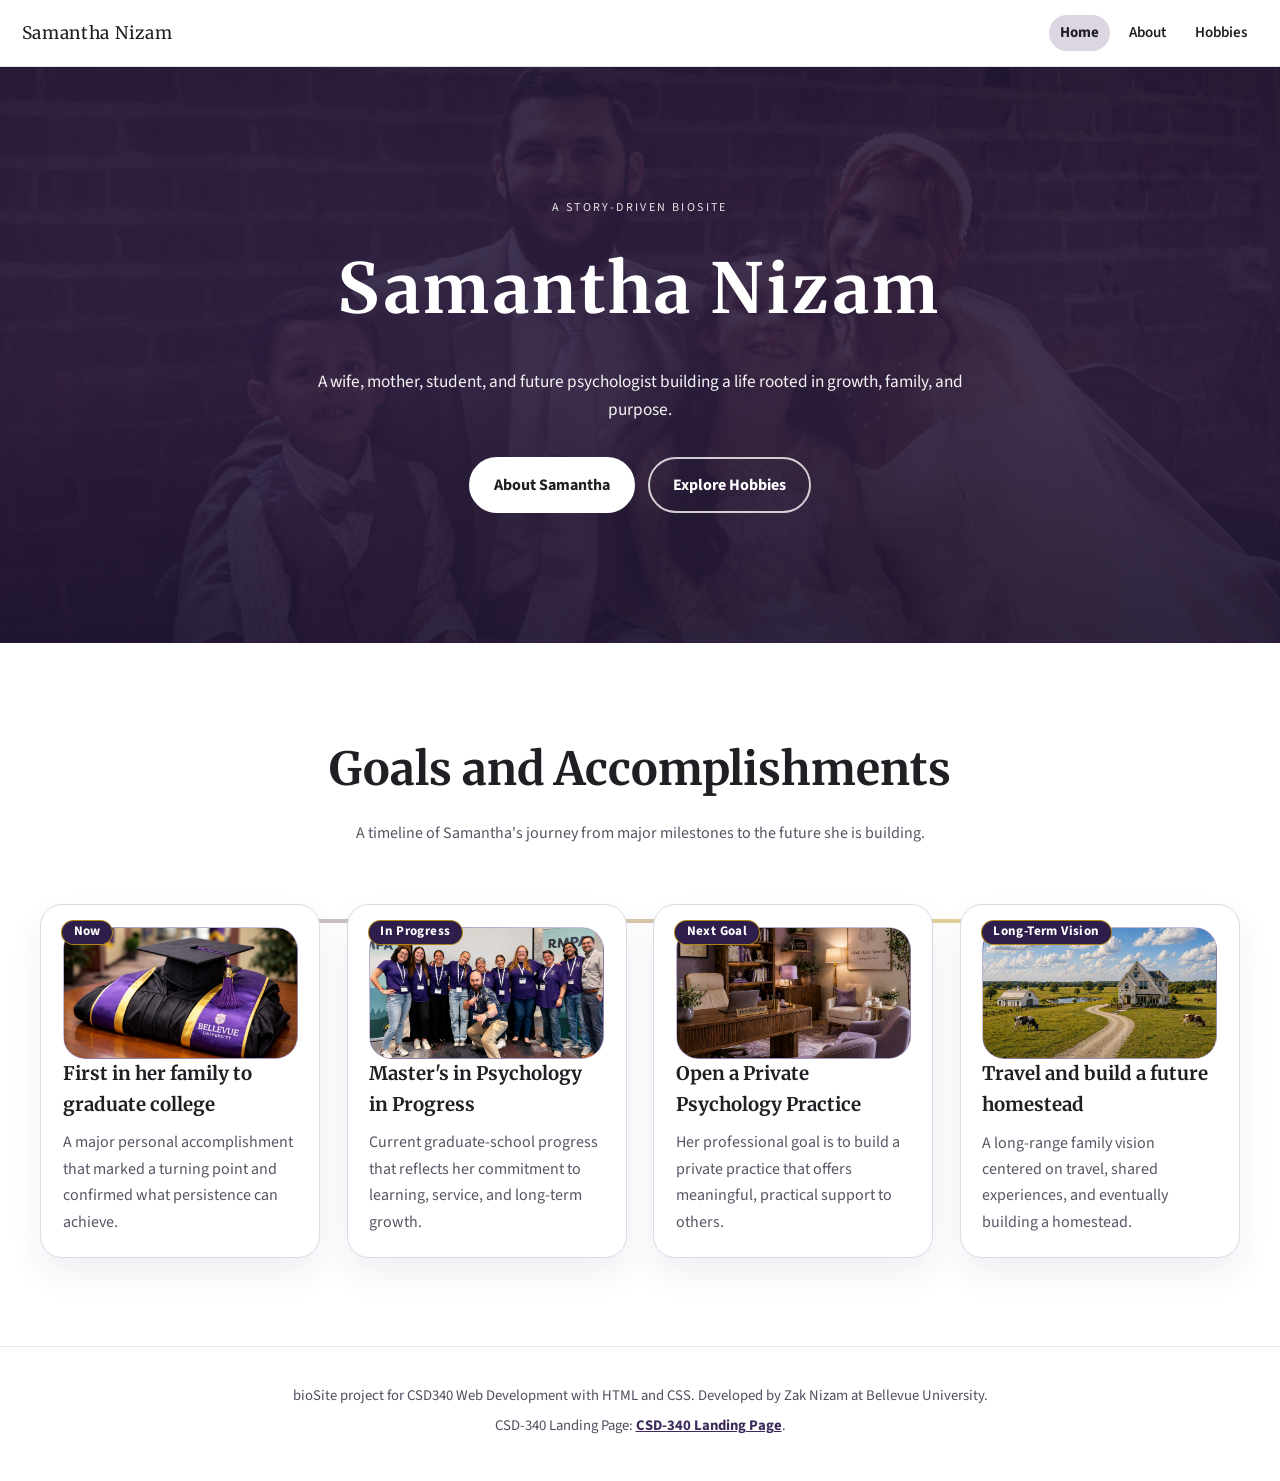
<file: index.html>
<!DOCTYPE html>
<html lang="en">
<head>
  <meta charset="UTF-8" />
  <meta name="viewport" content="width=device-width, initial-scale=1.0" />
  <title>Samantha Nizam | bioSite</title>
  <link rel="stylesheet" href="styles.css" />
  <script src="site.js" defer></script>
</head>
<body>
  <header class="site-header">
    <a class="site-brand" href="index.html">Samantha Nizam</a>
    <nav class="main-nav" aria-label="Primary">
      <a href="index.html" aria-current="page">Home</a>
      <a href="about.html">About</a>
      <a href="hobbies.html">Hobbies</a>
    </nav>
  </header>

  <main>
    <section class="hero-section">
      <div class="hero-overlay"></div>
      <div class="hero-copy">
        <p class="eyebrow">A story-driven bioSite</p>
        <h1>Samantha Nizam</h1>
        <p class="hero-text">A wife, mother, student, and future psychologist building a life rooted in growth, family, and purpose.</p>
        <div class="hero-actions">
          <a href="about.html" class="button button-primary">About Samantha</a>
          <a href="hobbies.html" class="button button-secondary">Explore Hobbies</a>
        </div>
      </div>
    </section>

    <section class="content-section">
      <div class="section-intro">
        <h2>Goals and Accomplishments</h2>
        <p>A timeline of Samantha's journey from major milestones to the future she is building.</p>
      </div>

      <div class="goal-grid timeline-goals">
        <article class="feature-card timeline-card">
          <p class="timeline-step">Now</p>
          <figure class="media-figure">
            <img src="assets/images/graduation.png" alt="Samantha's graduation milestone" class="card-image goal-image" />
            <figcaption class="media-caption">Samantha's college graduation milestone.</figcaption>
          </figure>
          <h3>First in her family to graduate college</h3>
          <p>A major personal accomplishment that marked a turning point and confirmed what persistence can achieve.</p>
        </article>
        <article class="feature-card timeline-card">
          <p class="timeline-step">In Progress</p>
          <figure class="media-figure">
            <img src="assets/images/higher-learning.png" alt="Samantha continuing her education" class="card-image goal-image" />
            <figcaption class="media-caption">Continuing education and graduate-school momentum.</figcaption>
          </figure>
          <h3>Master's in Psychology in Progress</h3>
          <p>Current graduate-school progress that reflects her commitment to learning, service, and long-term growth.</p>
        </article>
        <article class="feature-card timeline-card">
          <p class="timeline-step">Next Goal</p>
          <figure class="media-figure">
            <img src="assets/images/private-practice.png" alt="Samantha with family, representing her future practice goals" class="card-image goal-image" />
            <figcaption class="media-caption">Building a future rooted in care, service, and family.</figcaption>
          </figure>
          <h3>Open a Private Psychology Practice</h3>
          <p>Her professional goal is to build a private practice that offers meaningful, practical support to others.</p>
        </article>
        <article class="feature-card timeline-card">
          <p class="timeline-step">Long-Term Vision</p>
          <figure class="media-figure">
            <img src="assets/images/homestead.png" alt="Family camper travel and homestead vision" class="card-image goal-image" />
            <figcaption class="media-caption">Travel now, homestead vision later.</figcaption>
          </figure>
          <h3>Travel and build a future homestead</h3>
          <p>A long-range family vision centered on travel, shared experiences, and eventually building a homestead.</p>
        </article>
      </div>
    </section>
  </main>

  <footer class="site-footer">
    <p>bioSite project for CSD340 Web Development with HTML and CSS. Developed by Zak Nizam at Bellevue University.</p>
    <p>CSD-340 Landing Page: <a href="https://letterman93.github.io/csd-340/index.html" target="_blank" rel="noreferrer">CSD-340 Landing Page</a>.</p>
  </footer>
</body>
</html>
</file>
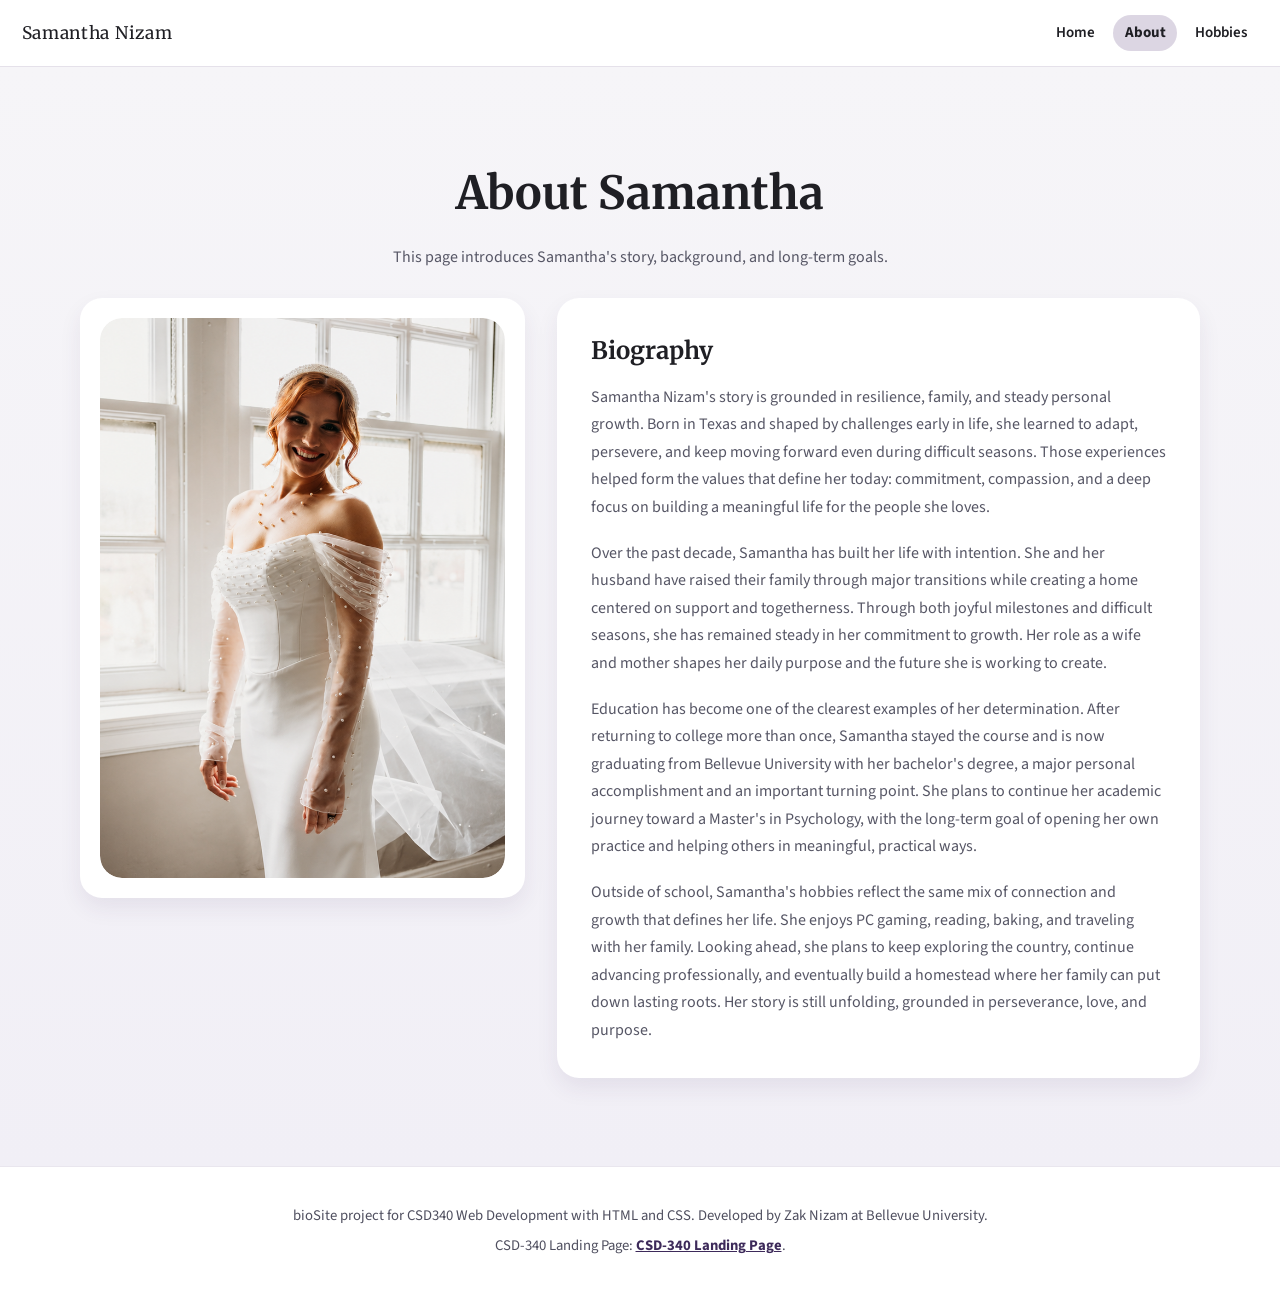
<file: about.html>
<!DOCTYPE html>
<html lang="en">
<head>
  <meta charset="UTF-8" />
  <meta name="viewport" content="width=device-width, initial-scale=1.0" />
  <title>About | Samantha Nizam</title>
  <link rel="stylesheet" href="styles.css" />
  <script src="site.js" defer></script>
</head>
<body class="about-page">
  <header class="site-header">
    <a class="site-brand" href="index.html">Samantha Nizam</a>
    <nav class="main-nav" aria-label="Primary">
      <a href="index.html">Home</a>
      <a href="about.html" aria-current="page">About</a>
      <a href="hobbies.html">Hobbies</a>
    </nav>
  </header>

  <main>
    <section class="content-section gray-section">
      <div class="section-intro">
        <h2>About Samantha</h2>
        <p>This page introduces Samantha's story, background, and long-term goals.</p>
      </div>

      <div class="about-grid">
        <div class="about-card">
          <figure class="media-figure">
            <img src="assets/images/wedding-portrait.png" alt="Portrait of Samantha" class="card-image portrait-image" />
            <figcaption class="media-caption">Portrait of Samantha in a recent family season.</figcaption>
          </figure>
        </div>

        <article class="bio-article about-bio-panel">
          <h3>Biography</h3>
          <p>Samantha Nizam's story is grounded in resilience, family, and steady personal growth. Born in Texas and shaped by challenges early in life, she learned to adapt, persevere, and keep moving forward even during difficult seasons. Those experiences helped form the values that define her today: commitment, compassion, and a deep focus on building a meaningful life for the people she loves.</p>

          <p>Over the past decade, Samantha has built her life with intention. She and her husband have raised their family through major transitions while creating a home centered on support and togetherness. Through both joyful milestones and difficult seasons, she has remained steady in her commitment to growth. Her role as a wife and mother shapes her daily purpose and the future she is working to create.</p>

          <p>Education has become one of the clearest examples of her determination. After returning to college more than once, Samantha stayed the course and is now graduating from Bellevue University with her bachelor's degree, a major personal accomplishment and an important turning point. She plans to continue her academic journey toward a Master's in Psychology, with the long-term goal of opening her own practice and helping others in meaningful, practical ways.</p>

          <p>Outside of school, Samantha's hobbies reflect the same mix of connection and growth that defines her life. She enjoys PC gaming, reading, baking, and traveling with her family. Looking ahead, she plans to keep exploring the country, continue advancing professionally, and eventually build a homestead where her family can put down lasting roots. Her story is still unfolding, grounded in perseverance, love, and purpose.</p>
        </article>
      </div>
    </section>
  </main>

  <footer class="site-footer">
    <p>bioSite project for CSD340 Web Development with HTML and CSS. Developed by Zak Nizam at Bellevue University.</p>
    <p>CSD-340 Landing Page: <a href="https://letterman93.github.io/csd-340/index.html" target="_blank" rel="noreferrer">CSD-340 Landing Page</a>.</p>
  </footer>
</body>
</html>
</file>
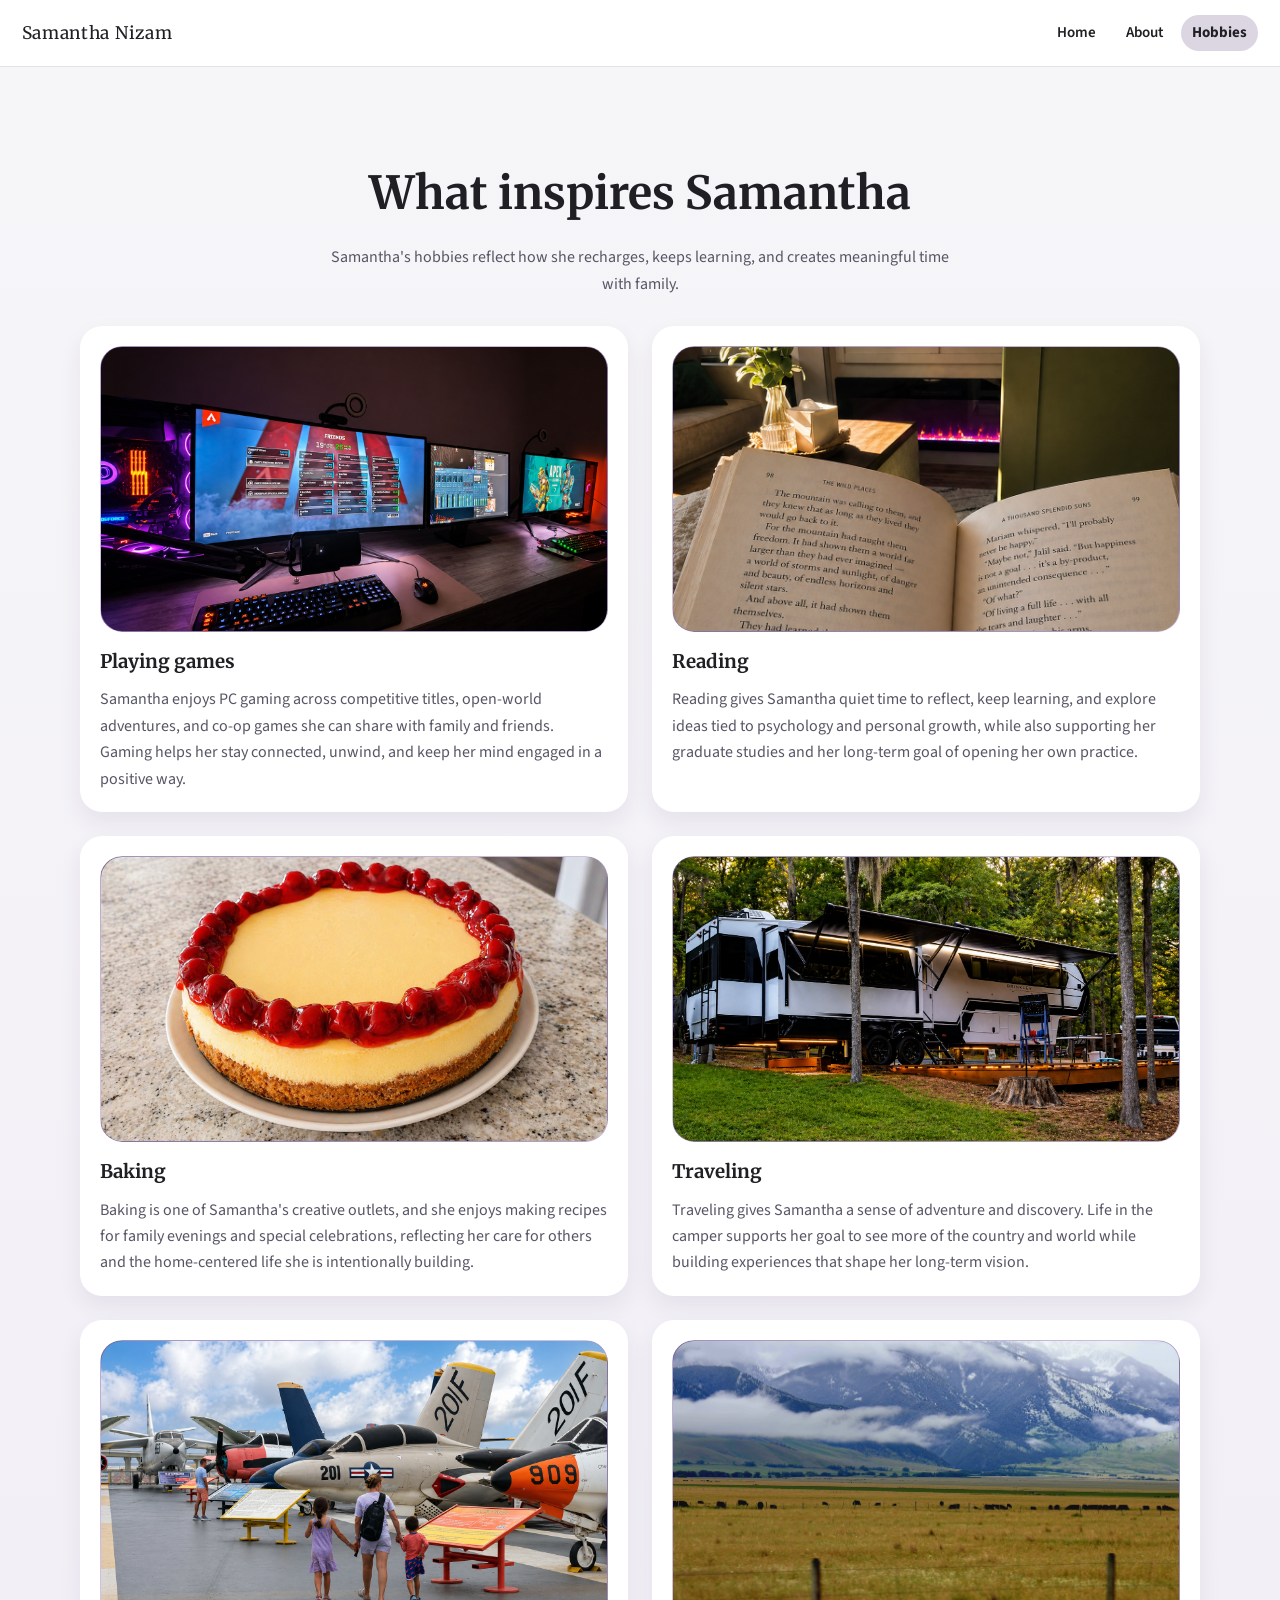
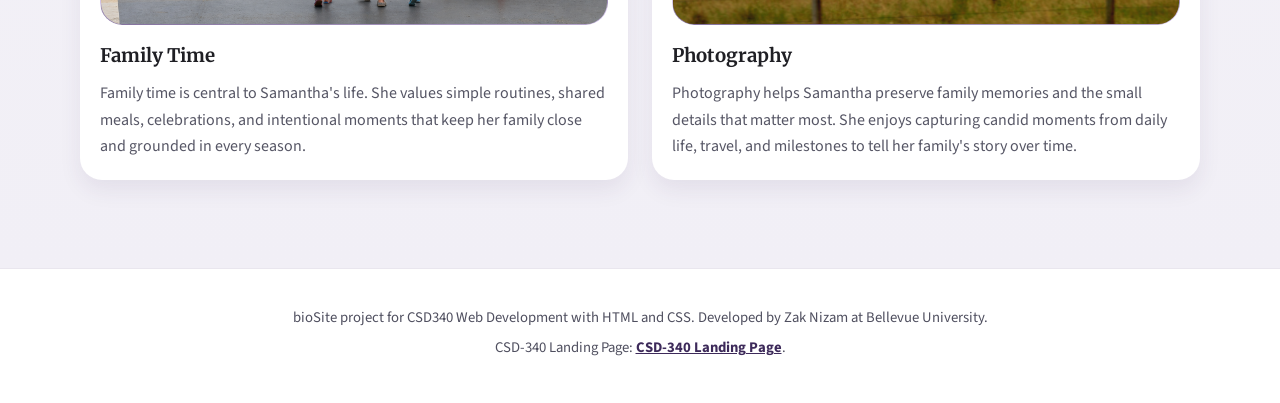
<file: hobbies.html>
<!DOCTYPE html>
<html lang="en">
<head>
  <meta charset="UTF-8" />
  <meta name="viewport" content="width=device-width, initial-scale=1.0" />
  <title>Hobbies | Samantha Nizam</title>
  <link rel="stylesheet" href="styles.css" />
  <script src="site.js" defer></script>
</head>
<body class="hobbies-page">
  <header class="site-header">
    <a class="site-brand" href="index.html">Samantha Nizam</a>
    <nav class="main-nav" aria-label="Primary">
      <a href="index.html">Home</a>
      <a href="about.html">About</a>
      <a href="hobbies.html" aria-current="page">Hobbies</a>
    </nav>
  </header>

  <main>
    <section class="content-section gray-section">
      <div class="section-intro">
        <h2>What inspires Samantha</h2>
        <p>Samantha's hobbies reflect how she recharges, keeps learning, and creates meaningful time with family.</p>
      </div>

      <div class="hobby-grid">
        <article class="hobby-card">
          <figure class="media-figure">
            <img src="assets/images/pc-gaming.png" alt="Samantha's PC gaming setup" class="card-image hobby-image" />
            <figcaption class="media-caption">PC gaming: competitive, co-op, and open-world play.</figcaption>
          </figure>
          <h3>Playing games</h3>
          <p>Samantha enjoys PC gaming across competitive titles, open-world adventures, and co-op games she can share with family and friends. Gaming helps her stay connected, unwind, and keep her mind engaged in a positive way.</p>
        </article>

        <article class="hobby-card">
          <figure class="media-figure">
            <img src="assets/images/reading.png" alt="Samantha reading" class="card-image hobby-image" />
            <figcaption class="media-caption">Reading to stay grounded, curious, and focused.</figcaption>
          </figure>
          <h3>Reading</h3>
          <p>Reading gives Samantha quiet time to reflect, keep learning, and explore ideas tied to psychology and personal growth, while also supporting her graduate studies and her long-term goal of opening her own practice.</p>
        </article>

        <article class="hobby-card">
          <figure class="media-figure">
            <img src="assets/images/baking.png" alt="Samantha baking" class="card-image hobby-image" />
            <figcaption class="media-caption">Baking as a creative, family-centered routine.</figcaption>
          </figure>
          <h3>Baking</h3>
          <p>Baking is one of Samantha's creative outlets, and she enjoys making recipes for family evenings and special celebrations, reflecting her care for others and the home-centered life she is intentionally building.</p>
        </article>

        <article class="hobby-card">
          <figure class="media-figure">
            <img src="assets/images/travel-camping.png" alt="Traveling with family in camper" class="card-image hobby-image" />
            <figcaption class="media-caption">Exploring new places and building a future travel lifestyle.</figcaption>
          </figure>
          <h3>Traveling</h3>
          <p>Traveling gives Samantha a sense of adventure and discovery. Life in the camper supports her goal to see more of the country and world while building experiences that shape her long-term vision.</p>
        </article>

        <article class="hobby-card">
          <figure class="media-figure">
            <img src="assets/images/family-time.png" alt="Spending time with family" class="card-image hobby-image" />
            <figcaption class="media-caption">Family routines, celebrations, and everyday connection.</figcaption>
          </figure>
          <h3>Family Time</h3>
          <p>Family time is central to Samantha's life. She values simple routines, shared meals, celebrations, and intentional moments that keep her family close and grounded in every season.</p>
        </article>
        <article class="hobby-card">
          <figure class="media-figure">
            <img src="assets/images/photography.jpg" alt="Samantha taking family and lifestyle photos" class="card-image hobby-image" />
            <figcaption class="media-caption">Capturing everyday moments and meaningful milestones.</figcaption>
          </figure>
          <h3>Photography</h3>
          <p>Photography helps Samantha preserve family memories and the small details that matter most. She enjoys capturing candid moments from daily life, travel, and milestones to tell her family's story over time.</p>
        </article>
      </div>
    </section>
  </main>

  <footer class="site-footer">
    <p>bioSite project for CSD340 Web Development with HTML and CSS. Developed by Zak Nizam at Bellevue University.</p>
    <p>CSD-340 Landing Page: <a href="https://letterman93.github.io/csd-340/index.html" target="_blank" rel="noreferrer">CSD-340 Landing Page</a>.</p>
  </footer>
</body>
</html>
</file>
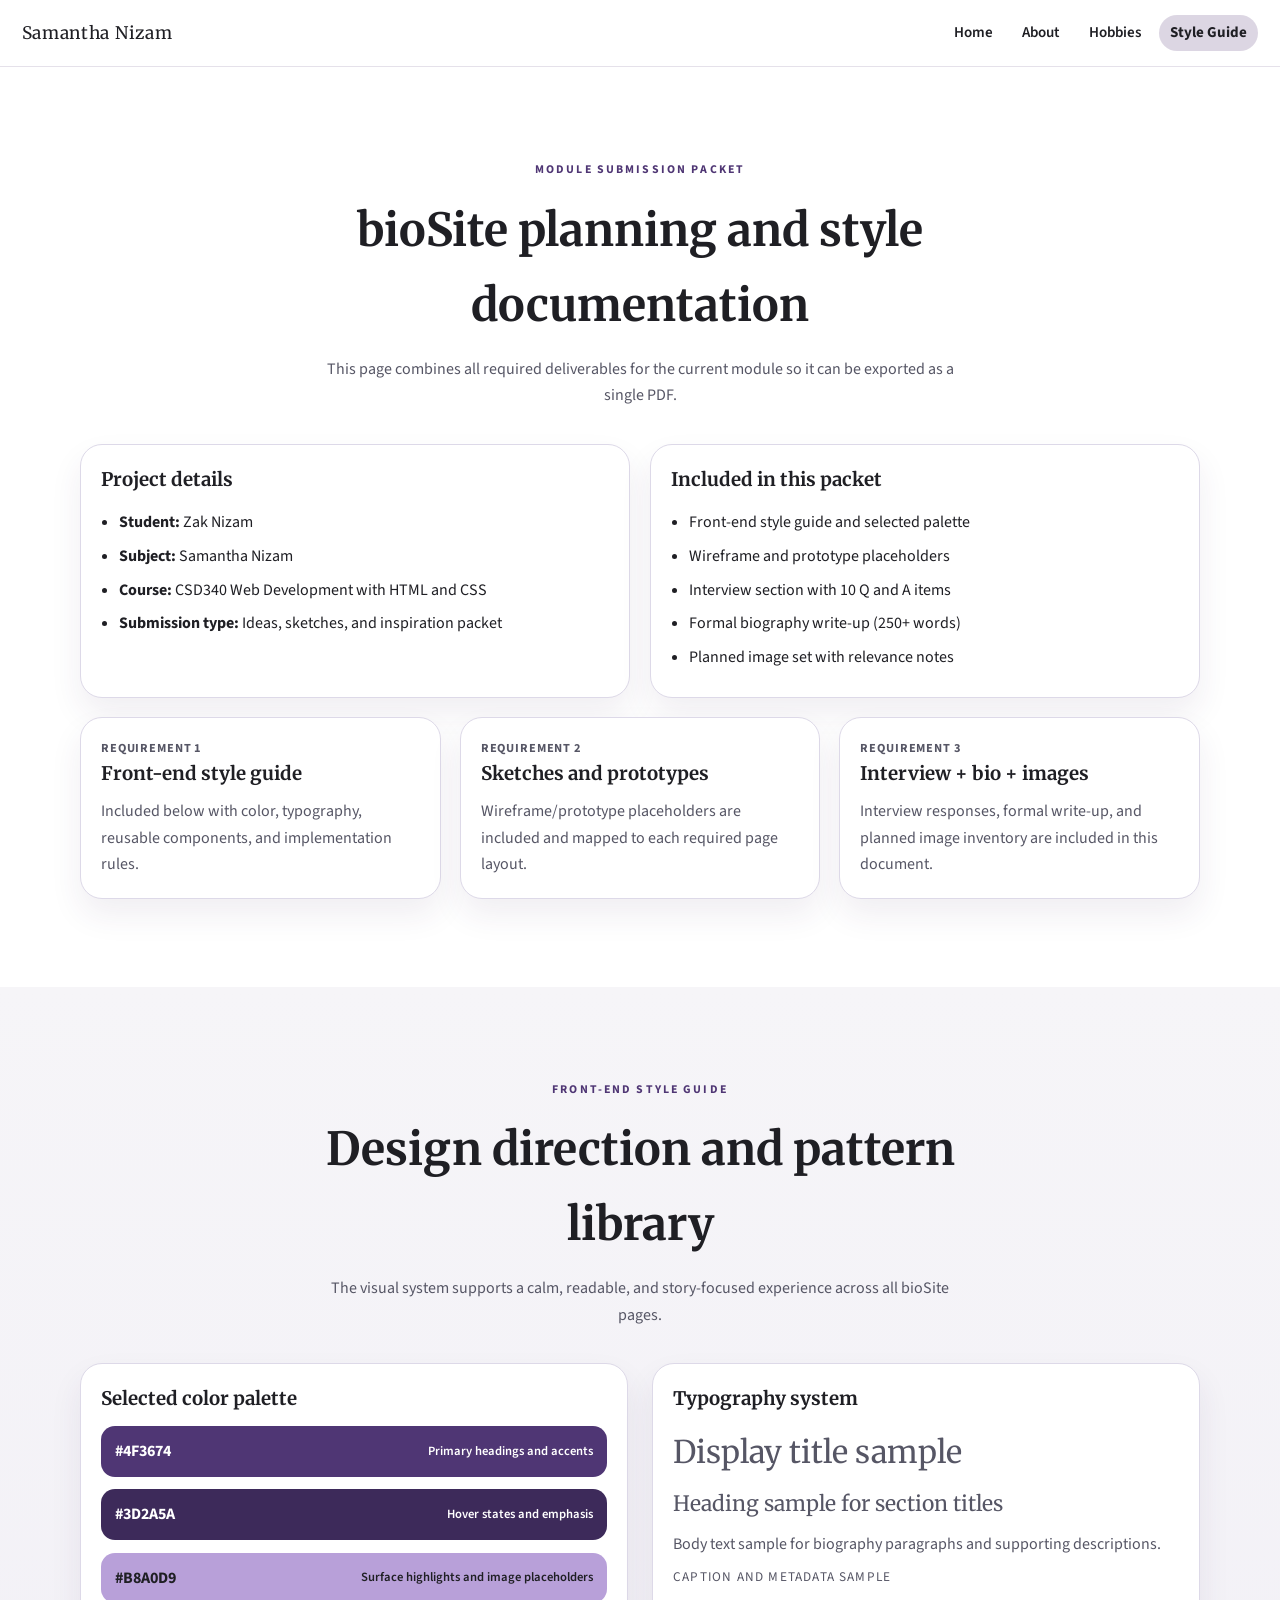
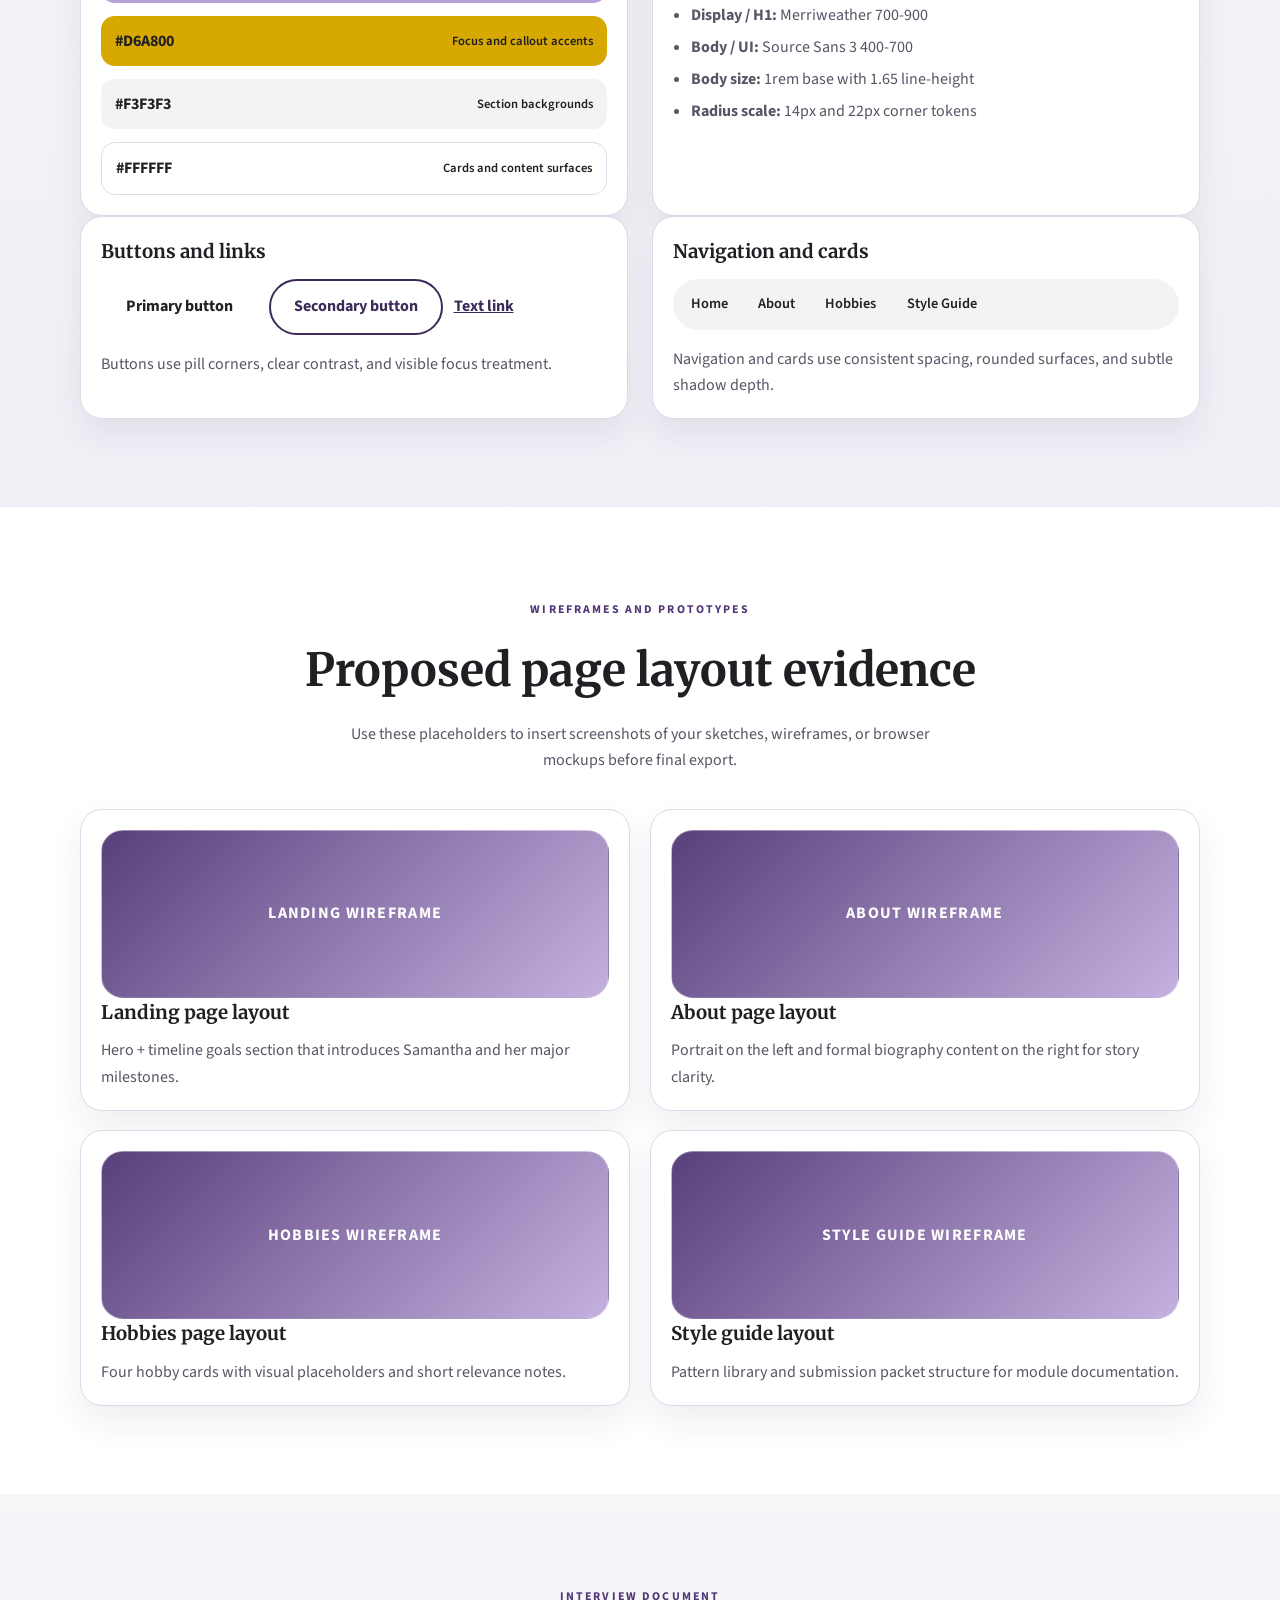
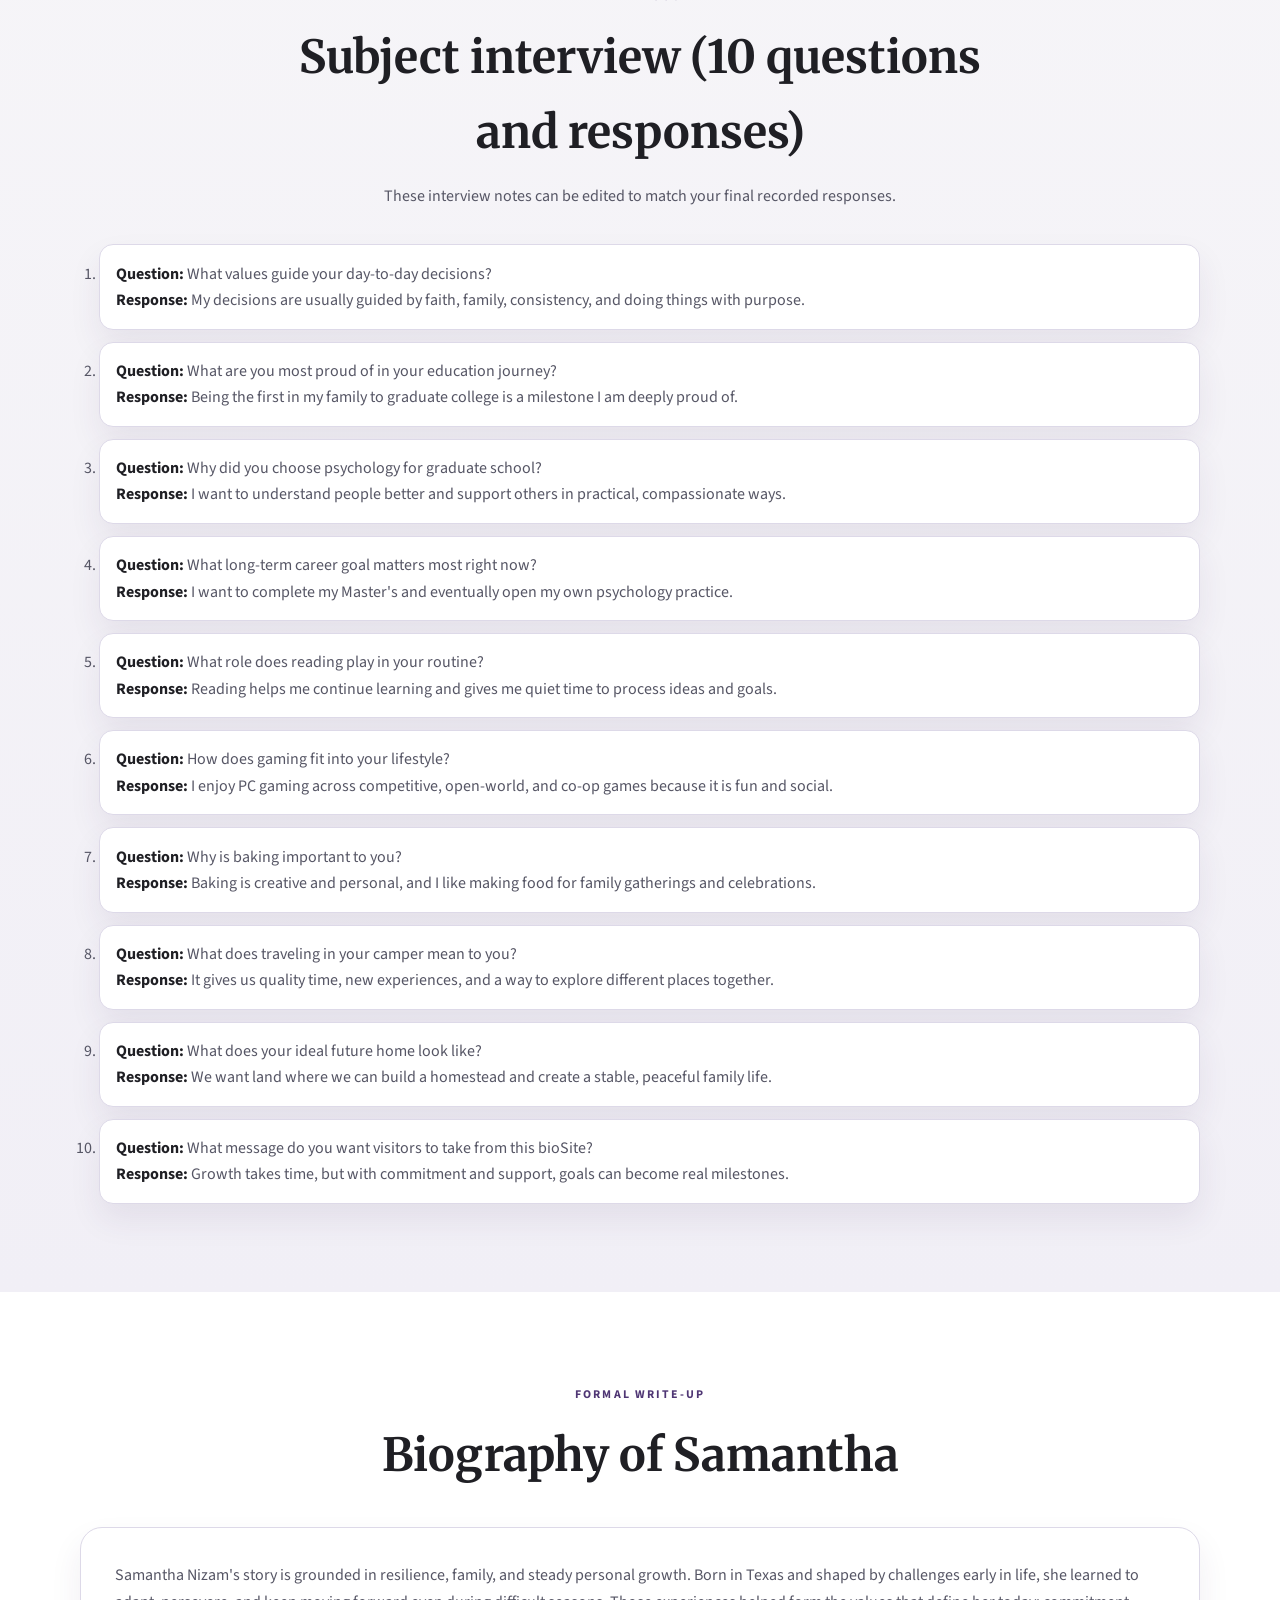
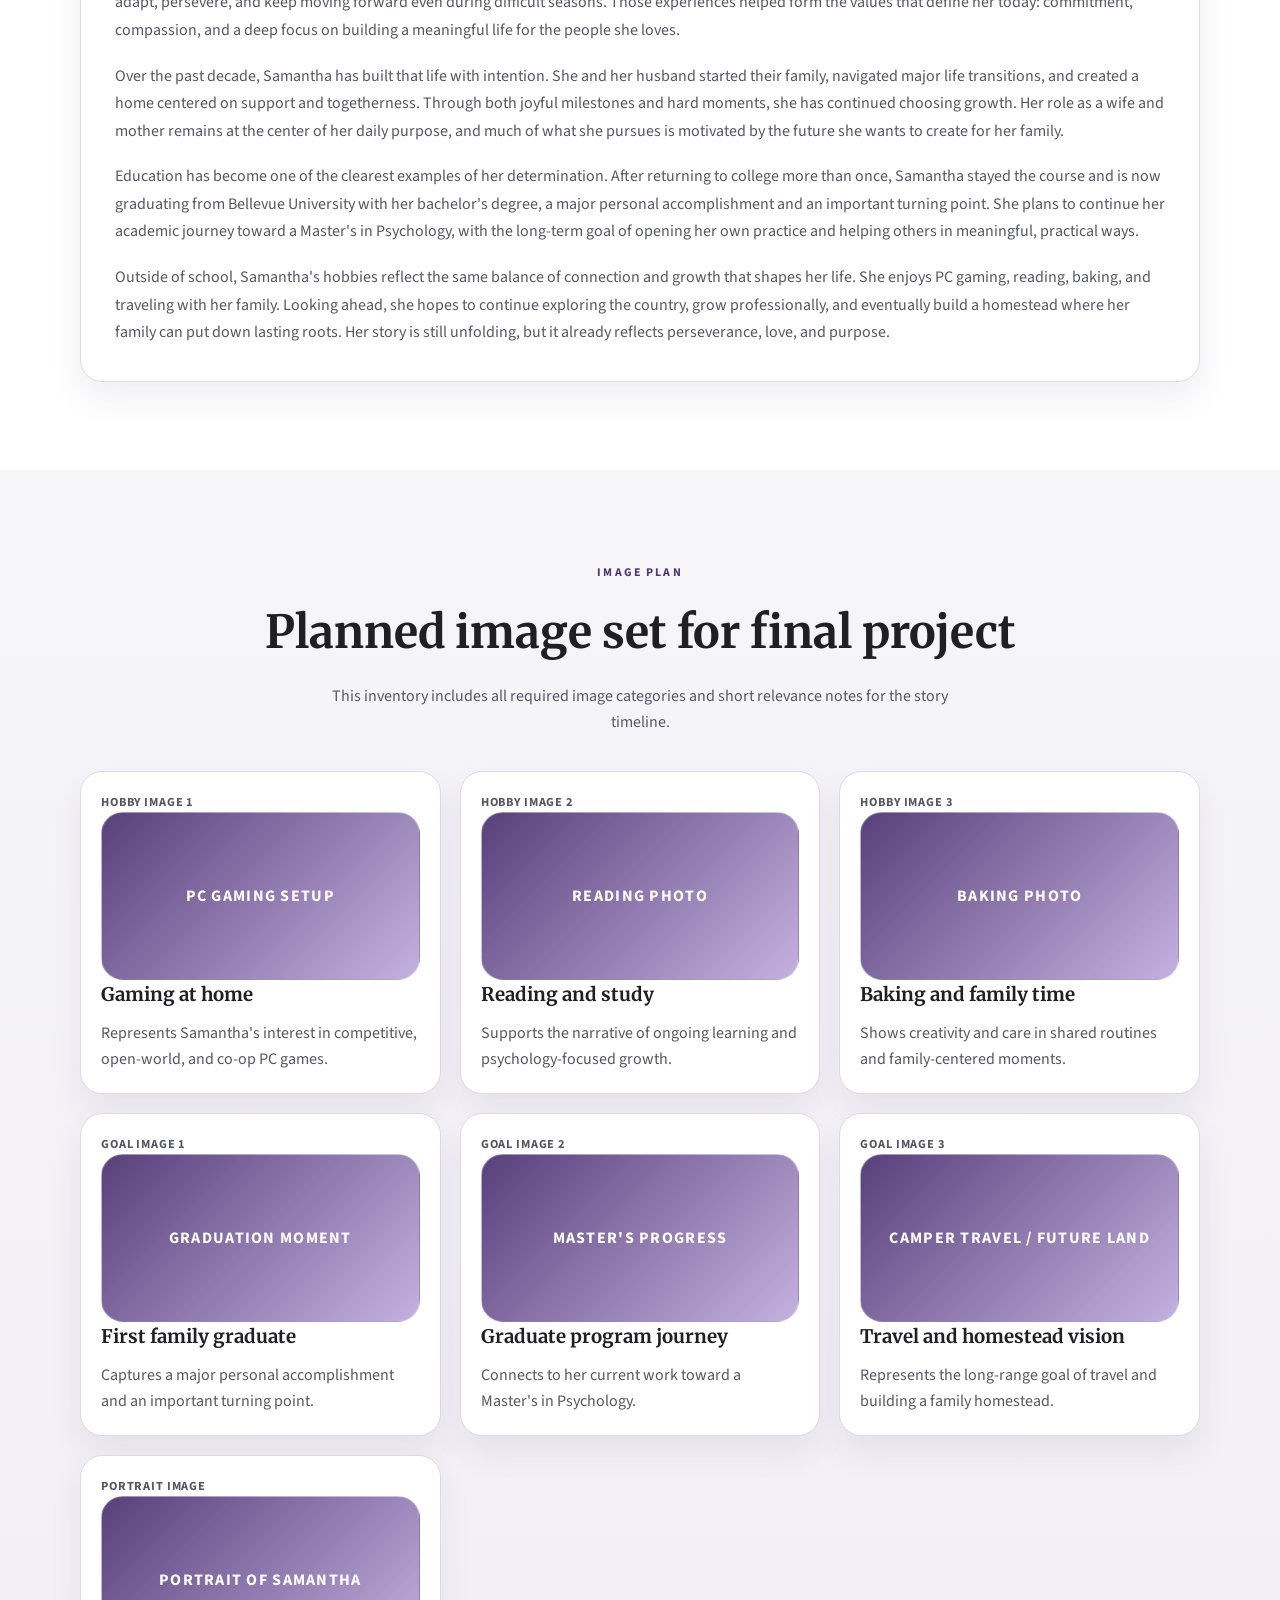
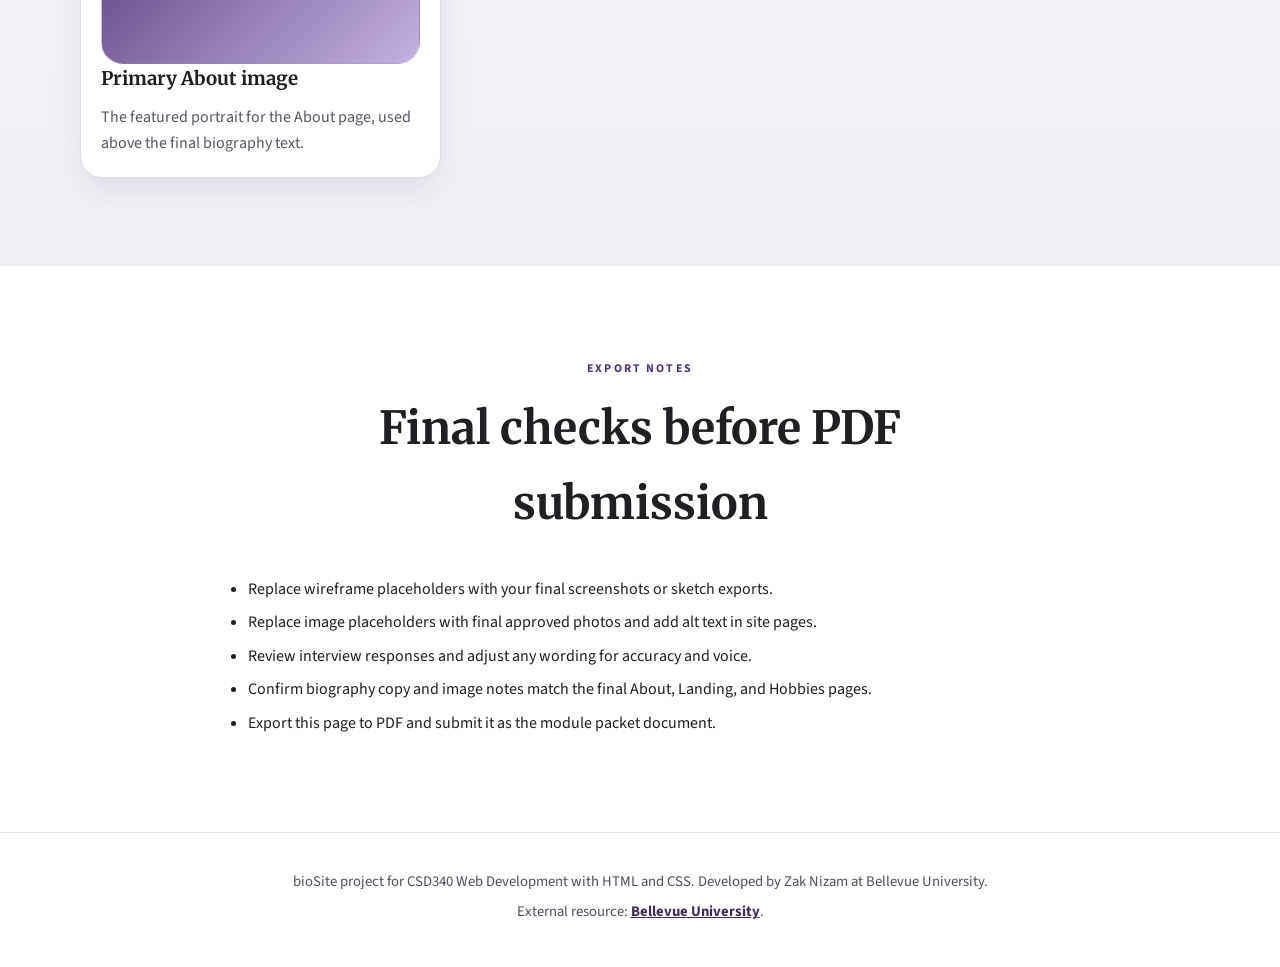
<file: docs/style-guide.html>
﻿<!DOCTYPE html>
<html lang="en">
<head>
  <meta charset="UTF-8" />
  <meta name="viewport" content="width=device-width, initial-scale=1.0" />
  <title>Style Guide | Samantha Nizam</title>
  <link rel="stylesheet" href="../styles.css" />
</head>
<body class="style-guide-page">
  <header class="site-header">
    <a class="site-brand" href="../index.html">Samantha Nizam</a>
    <nav class="main-nav" aria-label="Primary">
      <a href="../index.html">Home</a>
      <a href="../about.html">About</a>
      <a href="../hobbies.html">Hobbies</a>
      <a href="style-guide.html" aria-current="page">Style Guide</a>
    </nav>
  </header>

  <main>
    <section class="content-section">
      <div class="section-intro">
        <span class="section-label">Module Submission Packet</span>
        <h2>bioSite planning and style documentation</h2>
        <p>This page combines all required deliverables for the current module so it can be exported as a single PDF.</p>
      </div>

      <div class="packet-summary">
        <article class="feature-card">
          <h3>Project details</h3>
          <ul class="clean-list">
            <li><strong>Student:</strong> Zak Nizam</li>
            <li><strong>Subject:</strong> Samantha Nizam</li>
            <li><strong>Course:</strong> CSD340 Web Development with HTML and CSS</li>
            <li><strong>Submission type:</strong> Ideas, sketches, and inspiration packet</li>
          </ul>
        </article>

        <article class="feature-card">
          <h3>Included in this packet</h3>
          <ul class="clean-list">
            <li>Front-end style guide and selected palette</li>
            <li>Wireframe and prototype placeholders</li>
            <li>Interview section with 10 Q and A items</li>
            <li>Formal biography write-up (250+ words)</li>
            <li>Planned image set with relevance notes</li>
          </ul>
        </article>
      </div>

      <div class="checklist-grid">
        <article class="feature-card">
          <p class="asset-tag">Requirement 1</p>
          <h3>Front-end style guide</h3>
          <p>Included below with color, typography, reusable components, and implementation rules.</p>
        </article>

        <article class="feature-card">
          <p class="asset-tag">Requirement 2</p>
          <h3>Sketches and prototypes</h3>
          <p>Wireframe/prototype placeholders are included and mapped to each required page layout.</p>
        </article>

        <article class="feature-card">
          <p class="asset-tag">Requirement 3</p>
          <h3>Interview + bio + images</h3>
          <p>Interview responses, formal write-up, and planned image inventory are included in this document.</p>
        </article>
      </div>
    </section>

    <section class="content-section gray-section">
      <div class="section-intro">
        <span class="section-label">Front-end Style Guide</span>
        <h2>Design direction and pattern library</h2>
        <p>The visual system supports a calm, readable, and story-focused experience across all bioSite pages.</p>
      </div>

      <div class="style-grid">
        <article class="style-block">
          <h3>Selected color palette</h3>
          <div class="swatches">
            <div class="swatch plum"><span>#4F3674</span><small>Primary headings and accents</small></div>
            <div class="swatch plum-deep"><span>#3D2A5A</span><small>Hover states and emphasis</small></div>
            <div class="swatch lavender"><span>#B8A0D9</span><small>Surface highlights and image placeholders</small></div>
            <div class="swatch gold"><span>#D6A800</span><small>Focus and callout accents</small></div>
            <div class="swatch ash"><span>#F3F3F3</span><small>Section backgrounds</small></div>
            <div class="swatch white"><span>#FFFFFF</span><small>Cards and content surfaces</small></div>
          </div>
        </article>

        <article class="style-block">
          <h3>Typography system</h3>
          <div class="typography-samples">
            <p class="type-display">Display title sample</p>
            <p class="type-heading">Heading sample for section titles</p>
            <p class="type-body">Body text sample for biography paragraphs and supporting descriptions.</p>
            <p class="type-caption">Caption and metadata sample</p>
          </div>
          <ul class="token-list">
            <li><strong>Display / H1:</strong> Merriweather 700-900</li>
            <li><strong>Body / UI:</strong> Source Sans 3 400-700</li>
            <li><strong>Body size:</strong> 1rem base with 1.65 line-height</li>
            <li><strong>Radius scale:</strong> 14px and 22px corner tokens</li>
          </ul>
        </article>
      </div>

      <div class="component-grid">
        <article class="feature-card">
          <h3>Buttons and links</h3>
          <div class="component-demo">
            <a href="#" class="button button-primary">Primary button</a>
            <a href="#" class="button button-secondary demo-secondary">Secondary button</a>
            <a href="#" class="demo-link">Text link</a>
          </div>
          <p>Buttons use pill corners, clear contrast, and visible focus treatment.</p>
        </article>

        <article class="feature-card">
          <h3>Navigation and cards</h3>
          <div class="component-demo demo-nav">
            <a href="#">Home</a>
            <a href="#">About</a>
            <a href="#">Hobbies</a>
            <a href="#">Style Guide</a>
          </div>
          <p>Navigation and cards use consistent spacing, rounded surfaces, and subtle shadow depth.</p>
        </article>
      </div>
    </section>

    <section class="content-section page-break-before">
      <div class="section-intro">
        <span class="section-label">Wireframes and Prototypes</span>
        <h2>Proposed page layout evidence</h2>
        <p>Use these placeholders to insert screenshots of your sketches, wireframes, or browser mockups before final export.</p>
      </div>

      <div class="wireframe-grid">
        <article class="feature-card wireframe-card">
          <div class="image-placeholder small">Landing wireframe</div>
          <h3>Landing page layout</h3>
          <p>Hero + timeline goals section that introduces Samantha and her major milestones.</p>
        </article>

        <article class="feature-card wireframe-card">
          <div class="image-placeholder small">About wireframe</div>
          <h3>About page layout</h3>
          <p>Portrait on the left and formal biography content on the right for story clarity.</p>
        </article>

        <article class="feature-card wireframe-card">
          <div class="image-placeholder small">Hobbies wireframe</div>
          <h3>Hobbies page layout</h3>
          <p>Four hobby cards with visual placeholders and short relevance notes.</p>
        </article>

        <article class="feature-card wireframe-card">
          <div class="image-placeholder small">Style guide wireframe</div>
          <h3>Style guide layout</h3>
          <p>Pattern library and submission packet structure for module documentation.</p>
        </article>
      </div>
    </section>

    <section class="content-section gray-section">
      <div class="section-intro">
        <span class="section-label">Interview Document</span>
        <h2>Subject interview (10 questions and responses)</h2>
        <p>These interview notes can be edited to match your final recorded responses.</p>
      </div>

      <ol class="qa-list">
        <li class="qa-item"><strong>Question:</strong> What values guide your day-to-day decisions?<br /><strong>Response:</strong> My decisions are usually guided by faith, family, consistency, and doing things with purpose.</li>
        <li class="qa-item"><strong>Question:</strong> What are you most proud of in your education journey?<br /><strong>Response:</strong> Being the first in my family to graduate college is a milestone I am deeply proud of.</li>
        <li class="qa-item"><strong>Question:</strong> Why did you choose psychology for graduate school?<br /><strong>Response:</strong> I want to understand people better and support others in practical, compassionate ways.</li>
        <li class="qa-item"><strong>Question:</strong> What long-term career goal matters most right now?<br /><strong>Response:</strong> I want to complete my Master's and eventually open my own psychology practice.</li>
        <li class="qa-item"><strong>Question:</strong> What role does reading play in your routine?<br /><strong>Response:</strong> Reading helps me continue learning and gives me quiet time to process ideas and goals.</li>
        <li class="qa-item"><strong>Question:</strong> How does gaming fit into your lifestyle?<br /><strong>Response:</strong> I enjoy PC gaming across competitive, open-world, and co-op games because it is fun and social.</li>
        <li class="qa-item"><strong>Question:</strong> Why is baking important to you?<br /><strong>Response:</strong> Baking is creative and personal, and I like making food for family gatherings and celebrations.</li>
        <li class="qa-item"><strong>Question:</strong> What does traveling in your camper mean to you?<br /><strong>Response:</strong> It gives us quality time, new experiences, and a way to explore different places together.</li>
        <li class="qa-item"><strong>Question:</strong> What does your ideal future home look like?<br /><strong>Response:</strong> We want land where we can build a homestead and create a stable, peaceful family life.</li>
        <li class="qa-item"><strong>Question:</strong> What message do you want visitors to take from this bioSite?<br /><strong>Response:</strong> Growth takes time, but with commitment and support, goals can become real milestones.</li>
      </ol>
    </section>

    <section class="content-section page-break-before">
      <div class="section-intro">
        <span class="section-label">Formal Write-up</span>
        <h2>Biography of Samantha</h2>
      </div>

      <article class="bio-article packet-bio">
        <p>Samantha Nizam's story is grounded in resilience, family, and steady personal growth. Born in Texas and shaped by challenges early in life, she learned to adapt, persevere, and keep moving forward even during difficult seasons. Those experiences helped form the values that define her today: commitment, compassion, and a deep focus on building a meaningful life for the people she loves.</p>

        <p>Over the past decade, Samantha has built that life with intention. She and her husband started their family, navigated major life transitions, and created a home centered on support and togetherness. Through both joyful milestones and hard moments, she has continued choosing growth. Her role as a wife and mother remains at the center of her daily purpose, and much of what she pursues is motivated by the future she wants to create for her family.</p>

        <p>Education has become one of the clearest examples of her determination. After returning to college more than once, Samantha stayed the course and is now graduating from Bellevue University with her bachelor's degree, a major personal accomplishment and an important turning point. She plans to continue her academic journey toward a Master's in Psychology, with the long-term goal of opening her own practice and helping others in meaningful, practical ways.</p>

        <p>Outside of school, Samantha's hobbies reflect the same balance of connection and growth that shapes her life. She enjoys PC gaming, reading, baking, and traveling with her family. Looking ahead, she hopes to continue exploring the country, grow professionally, and eventually build a homestead where her family can put down lasting roots. Her story is still unfolding, but it already reflects perseverance, love, and purpose.</p>
      </article>
    </section>

    <section class="content-section gray-section">
      <div class="section-intro">
        <span class="section-label">Image Plan</span>
        <h2>Planned image set for final project</h2>
        <p>This inventory includes all required image categories and short relevance notes for the story timeline.</p>
      </div>

      <div class="image-plan-grid">
        <article class="feature-card image-plan-card">
          <p class="asset-tag">Hobby image 1</p>
          <div class="image-placeholder small">PC gaming setup</div>
          <h3>Gaming at home</h3>
          <p>Represents Samantha's interest in competitive, open-world, and co-op PC games.</p>
        </article>

        <article class="feature-card image-plan-card">
          <p class="asset-tag">Hobby image 2</p>
          <div class="image-placeholder small">Reading photo</div>
          <h3>Reading and study</h3>
          <p>Supports the narrative of ongoing learning and psychology-focused growth.</p>
        </article>

        <article class="feature-card image-plan-card">
          <p class="asset-tag">Hobby image 3</p>
          <div class="image-placeholder small">Baking photo</div>
          <h3>Baking and family time</h3>
          <p>Shows creativity and care in shared routines and family-centered moments.</p>
        </article>

        <article class="feature-card image-plan-card">
          <p class="asset-tag">Goal image 1</p>
          <div class="image-placeholder small">Graduation moment</div>
          <h3>First family graduate</h3>
          <p>Captures a major personal accomplishment and an important turning point.</p>
        </article>

        <article class="feature-card image-plan-card">
          <p class="asset-tag">Goal image 2</p>
          <div class="image-placeholder small">Master's progress</div>
          <h3>Graduate program journey</h3>
          <p>Connects to her current work toward a Master's in Psychology.</p>
        </article>

        <article class="feature-card image-plan-card">
          <p class="asset-tag">Goal image 3</p>
          <div class="image-placeholder small">Camper travel / future land</div>
          <h3>Travel and homestead vision</h3>
          <p>Represents the long-range goal of travel and building a family homestead.</p>
        </article>

        <article class="feature-card image-plan-card">
          <p class="asset-tag">Portrait image</p>
          <div class="image-placeholder small">Portrait of Samantha</div>
          <h3>Primary About image</h3>
          <p>The featured portrait for the About page, used above the final biography text.</p>
        </article>
      </div>
    </section>

    <section class="content-section">
      <div class="section-intro">
        <span class="section-label">Export Notes</span>
        <h2>Final checks before PDF submission</h2>
      </div>

      <ul class="rule-list">
        <li>Replace wireframe placeholders with your final screenshots or sketch exports.</li>
        <li>Replace image placeholders with final approved photos and add alt text in site pages.</li>
        <li>Review interview responses and adjust any wording for accuracy and voice.</li>
        <li>Confirm biography copy and image notes match the final About, Landing, and Hobbies pages.</li>
        <li>Export this page to PDF and submit it as the module packet document.</li>
      </ul>
    </section>
  </main>

  <footer class="site-footer">
    <p>bioSite project for CSD340 Web Development with HTML and CSS. Developed by Zak Nizam at Bellevue University.</p>
    <p>External resource: <a href="https://www.bellevue.edu" target="_blank" rel="noreferrer">Bellevue University</a>.</p>
  </footer>
</body>
</html>
</file>
<file: styles.css>
@import url("https://fonts.googleapis.com/css2?family=Merriweather:wght@700;900&family=Source+Sans+3:wght@400;600;700&display=swap");

:root {
  --color-plum: #4f3674;
  --color-plum-deep: #3d2a5a;
  --color-lavender: #b8a0d9;
  --color-gold: #d6a800;
  --color-ash: #f3f3f3;
  --color-paper: #ffffff;
  --color-ink: #1f1f24;
  --color-muted: #565665;
  --color-border: #ddd9e8;
  --shadow-soft: 0 16px 32px rgba(61, 42, 90, 0.08);
  --radius-lg: 22px;
  --radius-md: 14px;
  --max-width: 1120px;
}

* {
  box-sizing: border-box;
}

html {
  scroll-behavior: smooth;
}

body {
  margin: 0;
  font-family: "Source Sans 3", "Trebuchet MS", sans-serif;
  line-height: 1.65;
  color: var(--color-ink);
  background: var(--color-paper);
}

a {
  color: var(--color-plum-deep);
}

a:hover {
  color: var(--color-plum);
}

.site-header {
  position: sticky;
  top: 0;
  z-index: 100;
  display: flex;
  justify-content: space-between;
  align-items: center;
  gap: 1rem;
  padding: 0.95rem 1.35rem;
  background: rgba(255, 255, 255, 0.96);
  border-bottom: 1px solid rgba(79, 54, 116, 0.15);
  backdrop-filter: blur(10px);
}

.site-brand {
  text-decoration: none;
  color: var(--color-ink);
  font-family: "Merriweather", Georgia, serif;
  font-size: 1.08rem;
  letter-spacing: 0.04em;
}

.main-nav {
  display: flex;
  gap: 0.45rem;
  flex-wrap: wrap;
}

.main-nav a {
  text-decoration: none;
  color: var(--color-ink);
  font-weight: 600;
  font-size: 0.94rem;
  padding: 0.35rem 0.7rem;
  border-radius: 999px;
  transition: background-color 0.2s ease, color 0.2s ease;
}

.main-nav a:hover {
  background: rgba(79, 54, 116, 0.08);
  color: var(--color-plum-deep);
}

.main-nav a[aria-current="page"] {
  background: rgba(79, 54, 116, 0.2);
  color: var(--color-ink);
  font-weight: 700;
}

main {
  overflow: hidden;
}

.hero-section {
  min-height: 64vh;
  display: grid;
  place-items: center;
  padding: clamp(4rem, 7vw, 5rem) 1.25rem;
  background-image:
    linear-gradient(180deg, rgba(37, 24, 58, 0.84) 0%, rgba(54, 36, 80, 0.82) 55%, rgba(43, 29, 67, 0.86) 100%),
    radial-gradient(110% 120% at 20% 15%, rgba(184, 160, 217, 0.24), transparent 55%),
    radial-gradient(100% 120% at 80% 80%, rgba(214, 168, 0, 0.14), transparent 52%),
    url("assets/images/family-wedding.jpg");
  background-size: cover, auto, auto, cover;
  background-position: center, 20% 15%, 80% 80%, center 25%;
  background-repeat: no-repeat;
  color: var(--color-paper);
  position: relative;
  text-align: center;
}

.hero-overlay {
  position: absolute;
  inset: 0;
  background: linear-gradient(180deg, rgba(20, 13, 30, 0.12), rgba(20, 13, 30, 0.4));
}

.hero-copy {
  position: relative;
  z-index: 1;
  max-width: 780px;
}

.eyebrow {
  text-transform: uppercase;
  letter-spacing: 0.2em;
  font-size: 0.75rem;
  margin: 0 0 0.9rem;
  opacity: 0.88;
}

.hero-copy h1 {
  margin: 0;
  font-family: "Merriweather", Georgia, serif;
  font-size: clamp(2.4rem, 6vw, 4.3rem);
  letter-spacing: 0.05em;
}

.hero-text {
  margin: 1.4rem auto 2rem;
  max-width: 650px;
  font-size: 1.08rem;
  opacity: 0.95;
}

.hero-actions {
  display: flex;
  flex-wrap: wrap;
  justify-content: center;
  gap: 0.8rem;
}

.button {
  display: inline-block;
  padding: 0.8rem 1.45rem;
  border-radius: 999px;
  text-decoration: none;
  font-weight: 700;
  transition: transform 0.2s ease, background-color 0.2s ease, border-color 0.2s ease;
}

.button:hover {
  transform: translateY(-1px);
}

.button:focus-visible,
.main-nav a:focus-visible,
.demo-nav a:focus-visible,
.demo-link:focus-visible {
  outline: 3px solid var(--color-gold);
  outline-offset: 2px;
}

.button-primary {
  background: var(--color-paper);
  color: var(--color-ink);
  border: 2px solid var(--color-paper);
}

.button-primary:hover {
  background: var(--color-ash);
}

.button-secondary {
  background: transparent;
  color: var(--color-paper);
  border: 2px solid rgba(255, 255, 255, 0.78);
}

.button-secondary:hover {
  background: rgba(255, 255, 255, 0.12);
  border-color: var(--color-paper);
}

.demo-secondary {
  color: var(--color-plum-deep);
  border-color: var(--color-plum-deep);
}

.demo-secondary:hover {
  background: rgba(79, 54, 116, 0.08);
}

.content-section {
  padding: clamp(3rem, 7vw, 5.5rem) 1.25rem;
}

.gray-section {
  background: linear-gradient(180deg, #f6f5f8 0%, #f1eff6 100%);
}

.section-intro {
  max-width: 760px;
  margin: 0 auto 2.2rem;
  text-align: center;
}

.section-label {
  display: inline-block;
  text-transform: uppercase;
  letter-spacing: 0.18em;
  color: var(--color-plum);
  font-size: 0.74rem;
  margin-bottom: 0.75rem;
  font-weight: 700;
}

.section-intro h2 {
  margin: 0;
  font-family: "Merriweather", Georgia, serif;
  font-size: clamp(1.95rem, 4vw, 2.85rem);
}

.section-intro p {
  margin: 0.85rem auto 0;
  max-width: 640px;
  color: var(--color-muted);
}

.about-grid,
.goal-grid,
.hobby-grid,
.style-grid,
.feature-grid,
.atomic-grid,
.component-grid {
  max-width: var(--max-width);
  margin: 0 auto;
  display: grid;
  gap: 1.5rem;
}

.goal-grid {
  grid-template-columns: repeat(4, minmax(210px, 1fr));
}

.timeline-goals {
  position: relative;
  padding-top: 1.4rem;
  max-width: 1200px;
  gap: 1.65rem;
}

.timeline-goals .feature-card {
  padding: 1.35rem;
}

.timeline-goals::before {
  content: "";
  position: absolute;
  left: 1.25rem;
  right: 1.25rem;
  top: 2.35rem;
  height: 4px;
  border-radius: 999px;
  background: linear-gradient(90deg, rgba(79, 54, 116, 0.35), rgba(214, 168, 0, 0.45));
}

.timeline-card {
  position: relative;
  padding-top: 2.55rem;
  isolation: isolate;
}

.timeline-card .media-figure {
  position: relative;
  z-index: 1;
}

.timeline-step {
  position: absolute;
  top: 0.9rem;
  left: 1.25rem;
  z-index: 3;
  margin: 0;
  padding: 0.24rem 0.72rem;
  border-radius: 999px;
  background: #2f1d4b;
  border: 1px solid rgba(214, 168, 0, 0.75);
  color: #ffffff;
  font-size: 0.82rem;
  font-weight: 700;
  letter-spacing: 0.03em;
  line-height: 1.2;
}

.feature-card .timeline-step {
  color: #ffffff;
}

.about-grid {
  grid-template-columns: 0.95fr 1.05fr;
  align-items: start;
  gap: 2rem;
}

.hobby-grid {
  grid-template-columns: repeat(2, minmax(250px, 1fr));
  align-items: stretch;
}

.feature-grid {
  grid-template-columns: repeat(3, minmax(220px, 1fr));
}

.feature-grid.four-up {
  grid-template-columns: repeat(4, minmax(180px, 1fr));
}

.style-grid {
  grid-template-columns: 1fr 1fr;
}

.atomic-grid {
  grid-template-columns: repeat(5, minmax(150px, 1fr));
}

.component-grid {
  grid-template-columns: repeat(2, minmax(260px, 1fr));
}

.feature-card,
.hobby-card,
.style-block,
.about-copy,
.about-card {
  background: var(--color-paper);
  border: 1px solid var(--color-border);
  border-radius: var(--radius-lg);
  padding: 1.25rem;
  box-shadow: var(--shadow-soft);
}

.feature-card h3,
.hobby-card h3,
.style-block h3,
.about-copy h3 {
  margin-top: 0;
  margin-bottom: 0.55rem;
  font-family: "Merriweather", Georgia, serif;
}

.feature-card p,
.hobby-card p,
.about-copy p,
.style-block p {
  margin: 0;
  color: var(--color-muted);
}

.hobby-card h3 {
  margin: 0.95rem 0 0.55rem;
}

.about-copy {
  padding: 1.45rem;
}

.detail-list,
.clean-list,
.rule-list {
  margin: 0.85rem 0 0;
  padding-left: 1.15rem;
}

.detail-list li,
.clean-list li,
.rule-list li {
  margin-bottom: 0.45rem;
}

.caption-text {
  margin: 0.85rem 0 0;
  color: var(--color-muted);
  font-size: 0.95rem;
}

.media-figure {
  margin: 0;
  overflow: hidden;
  border-radius: var(--radius-lg);
}

.card-image {
  display: block;
  width: 100%;
  height: auto;
  border-radius: var(--radius-lg);
  border: 1px solid rgba(255, 255, 255, 0.26);
  background: linear-gradient(135deg, rgba(79, 54, 116, 0.95), rgba(184, 160, 217, 0.82));
  object-fit: cover;
  transition: transform 0.35s ease;
}

.goal-image,
.hobby-image {
  aspect-ratio: 16 / 9;
}

.portrait-image {
  aspect-ratio: 3 / 4;
}

.media-caption {
  display: none;
  margin: 0.55rem 0 0;
  color: var(--color-plum-deep);
  font-size: 0.9rem;
  font-weight: 600;
}


.media-figure.image-failed .card-image {
  display: none;
}

.media-figure.image-failed .media-caption {
  display: block;
  padding: 0.75rem 0;
}
.image-placeholder {
  width: 100%;
  min-height: 280px;
  border-radius: var(--radius-lg);
  border: 1px solid rgba(255, 255, 255, 0.26);
  background: linear-gradient(135deg, rgba(79, 54, 116, 0.95), rgba(184, 160, 217, 0.82));
  color: var(--color-paper);
  display: grid;
  place-items: center;
  text-transform: uppercase;
  letter-spacing: 0.08em;
  font-weight: 700;
  text-align: center;
  padding: 0.7rem;
}

.image-placeholder.small {
  min-height: 168px;
}

.image-placeholder.portrait {
  min-height: 420px;
}

.image-placeholder.goal {
  background: linear-gradient(135deg, #4f3674, #8f74bf);
}

.image-placeholder.hobby {
  background: linear-gradient(135deg, #6e4f9d, #b79fdb);
}

.bio-article {
  max-width: var(--max-width);
  margin: 0 auto;
  background: var(--color-paper);
  border: 1px solid var(--color-border);
  border-radius: var(--radius-lg);
  box-shadow: var(--shadow-soft);
  padding: clamp(1.35rem, 3vw, 2.1rem);
}

.bio-article p {
  margin: 0 0 1.15rem;
  color: var(--color-muted);
  line-height: 1.72;
}

.bio-article p:last-child {
  margin-bottom: 0;
}

.about-page .about-card,
.about-page .about-copy,
.about-page .bio-article {
  border: none;
  box-shadow: 0 10px 22px rgba(61, 42, 90, 0.08);
}

.about-page .about-grid {
  grid-template-columns: 0.9fr 1.3fr;
  align-items: start;
}

.about-page .about-bio-panel {
  margin: 0;
  max-width: none;
}

.about-page .about-bio-panel h3 {
  margin-top: 0;
  margin-bottom: 0.8rem;
  font-family: "Merriweather", Georgia, serif;
  font-size: 1.5rem;
}

.about-page .portrait-image {
  border: none;
  min-height: 560px;
}

.about-page .section-intro {
  margin-bottom: 1.7rem;
}

.hobbies-page .hobby-card {
  border: none;
  box-shadow: 0 10px 22px rgba(61, 42, 90, 0.08);
  display: flex;
  flex-direction: column;
  height: 100%;
}

.hobbies-page .section-intro {
  margin-bottom: 1.8rem;
}

.style-guide-page .packet-summary,
.style-guide-page .checklist-grid,
.style-guide-page .wireframe-grid,
.style-guide-page .image-plan-grid {
  max-width: var(--max-width);
  margin: 0 auto;
  display: grid;
  gap: 1.2rem;
}

.style-guide-page .packet-summary {
  grid-template-columns: repeat(2, minmax(280px, 1fr));
  margin-bottom: 1.2rem;
}

.style-guide-page .checklist-grid {
  grid-template-columns: repeat(3, minmax(220px, 1fr));
}

.style-guide-page .wireframe-grid {
  grid-template-columns: repeat(2, minmax(260px, 1fr));
}

.style-guide-page .image-plan-grid {
  grid-template-columns: repeat(3, minmax(220px, 1fr));
}

.style-guide-page .wireframe-card,
.style-guide-page .image-plan-card {
  break-inside: avoid;
}

.asset-tag {
  margin: 0 0 0.4rem;
  color: var(--color-plum-deep);
  font-size: 0.77rem;
  letter-spacing: 0.07em;
  text-transform: uppercase;
  font-weight: 700;
}

.style-guide-page .qa-list {
  max-width: var(--max-width);
  margin: 0 auto;
  padding-left: 1.2rem;
  display: grid;
  gap: 0.75rem;
}

.style-guide-page .qa-item {
  background: var(--color-paper);
  border: 1px solid var(--color-border);
  border-radius: var(--radius-md);
  box-shadow: var(--shadow-soft);
  padding: 0.95rem 1rem;
  color: var(--color-muted);
}

.style-guide-page .qa-item strong {
  color: var(--color-ink);
}

.style-guide-page .packet-bio {
  max-width: var(--max-width);
}

.page-break-before {
  break-before: auto;
}

@media (max-width: 900px) {
  .about-page .portrait-image {
    min-height: 460px;
  }
}

@media (max-width: 680px) {
  .about-page .portrait-image {
    min-height: 420px;
  }
}

@media (max-width: 1100px) {
  .style-guide-page .checklist-grid,
  .style-guide-page .image-plan-grid {
    grid-template-columns: repeat(2, minmax(220px, 1fr));
  }
}

@media (max-width: 900px) {
  .style-guide-page .packet-summary,
  .style-guide-page .checklist-grid,
  .style-guide-page .wireframe-grid,
  .style-guide-page .image-plan-grid {
    grid-template-columns: 1fr;
  }
}

@media print {
  @page {
    size: Letter;
    margin: 0.55in;
  }

  .site-header,
  .site-footer {
  padding: 2rem 1rem 2.3rem;
  text-align: center;
  font-size: 0.92rem;
  color: #4f4f5f;
  border-top: 1px solid rgba(79, 54, 116, 0.12);
}

  body {
    background: #ffffff !important;
    color: #111111 !important;
    font-size: 11pt;
    line-height: 1.45;
  }

  .content-section {
    padding: 0.7rem 0 !important;
  }

  .gray-section {
    background: #ffffff !important;
  }

  .feature-card,
  .style-block,
  .bio-article,
  .qa-item {
    box-shadow: none !important;
    border: 1px solid #d0d0d0 !important;
    break-inside: avoid;
  }
.image-placeholder {
    background: #efefef !important;
    border: 1px solid #c7c7c7 !important;
    color: #444444 !important;
  }

  .page-break-before {
    break-before: page;
  }
}

.timeline-list {
  max-width: 900px;
  margin: 0 auto;
  padding-left: 1.2rem;
}

.timeline-list li {
  margin-bottom: 0.65rem;
  color: var(--color-muted);
}

.timeline-list strong {
  color: var(--color-ink);
}

.swatches {
  margin-top: 0.7rem;
  display: grid;
  gap: 0.8rem;
}

.swatch {
  border-radius: var(--radius-md);
  padding: 0.75rem 0.9rem;
  display: flex;
  align-items: center;
  justify-content: space-between;
  gap: 0.75rem;
  font-weight: 700;
}

.swatch small {
  font-size: 0.79rem;
  font-weight: 600;
}

.swatch.plum {
  background: var(--color-plum);
  color: var(--color-paper);
}

.swatch.plum-deep {
  background: var(--color-plum-deep);
  color: var(--color-paper);
}

.swatch.lavender {
  background: var(--color-lavender);
  color: var(--color-ink);
}

.swatch.gold {
  background: var(--color-gold);
  color: var(--color-ink);
}

.swatch.ash {
  background: var(--color-ash);
  color: var(--color-ink);
}

.swatch.white {
  background: var(--color-paper);
  color: var(--color-ink);
  border: 1px solid var(--color-border);
}

.typography-samples {
  margin-top: 0.75rem;
  display: grid;
  gap: 0.55rem;
}

.type-display,
.type-heading,
.type-body,
.type-caption {
  margin: 0;
}

.type-display {
  font-family: "Merriweather", Georgia, serif;
  font-size: 1.95rem;
  color: var(--color-ink);
}

.type-heading {
  font-family: "Merriweather", Georgia, serif;
  font-size: 1.32rem;
  color: var(--color-ink);
}

.type-body {
  font-size: 1rem;
  color: var(--color-muted);
}

.type-caption {
  font-size: 0.83rem;
  letter-spacing: 0.09em;
  text-transform: uppercase;
  color: var(--color-muted);
}

.token-list {
  margin: 0.9rem 0 0;
  padding-left: 1.15rem;
}

.token-list li {
  margin-bottom: 0.35rem;
  color: var(--color-muted);
}

.component-demo {
  margin: 0.7rem 0 1rem;
  display: flex;
  flex-wrap: wrap;
  gap: 0.65rem;
  align-items: center;
}

.component-demo .image-placeholder.small {
  max-width: 100%;
  width: 100%;
}

.demo-link {
  font-weight: 700;
  text-decoration: underline;
}

.demo-nav {
  padding: 0.6rem;
  border-radius: 999px;
  background: var(--color-ash);
}

.demo-nav a {
  display: inline-block;
  text-decoration: none;
  color: var(--color-ink);
  font-weight: 600;
  font-size: 0.9rem;
  margin-right: 0.25rem;
  padding: 0.25rem 0.5rem;
  border-radius: 999px;
}

.demo-nav a:last-child {
  margin-right: 0;
}

.demo-nav a:hover {
  background: rgba(79, 54, 116, 0.12);
}

.scale-grid {
  margin: 0.6rem 0 1rem;
  display: grid;
  gap: 0.45rem;
}

.scale-row {
  display: flex;
  align-items: center;
  gap: 0.7rem;
  color: var(--color-muted);
}

.scale-box {
  display: inline-block;
  background: rgba(79, 54, 116, 0.2);
  border-radius: 6px;
}

.scale-1 {
  width: 8px;
  height: 8px;
}

.scale-2 {
  width: 16px;
  height: 16px;
}

.scale-3 {
  width: 24px;
  height: 24px;
}

.scale-4 {
  width: 32px;
  height: 32px;
}

.rule-list {
  max-width: 820px;
  margin: 0 auto;
}

.site-footer {
  padding: 2rem 1rem 2.3rem;
  text-align: center;
  font-size: 0.92rem;
  color: #4f4f5f;
  border-top: 1px solid rgba(79, 54, 116, 0.12);
}

.site-footer p {
  margin: 0.35rem 0;
}

.site-footer a {
  font-weight: 700;
}

.feature-card,
.hobby-card {
  transition: transform 0.25s ease, box-shadow 0.25s ease;
}

.feature-card:hover,
.hobby-card:hover {
  transform: translateY(-4px);
  box-shadow: 0 16px 30px rgba(61, 42, 90, 0.14);
}

.feature-card:hover .card-image,
.hobby-card:hover .card-image {
  transform: scale(1.03);
}

@media (max-width: 1100px) {
  .goal-grid {
    grid-template-columns: repeat(2, minmax(220px, 1fr));
  }

  .atomic-grid {
    grid-template-columns: repeat(3, minmax(180px, 1fr));
  }

  .feature-grid.four-up {
    grid-template-columns: repeat(2, minmax(220px, 1fr));
  }
}

@media (max-width: 900px) {
  .about-grid,
  .style-grid,
  .component-grid {
    grid-template-columns: 1fr;
  }

  .feature-grid {
    grid-template-columns: repeat(2, minmax(220px, 1fr));
  }

  .hobby-grid {
    grid-template-columns: 1fr;
  }

  .image-placeholder.portrait {
    min-height: 360px;
  }
}

@media (max-width: 680px) {
  .site-header {
    padding: 0.8rem 1rem;
    flex-direction: column;
    align-items: flex-start;
  }

  .main-nav {
    width: 100%;
  }

  .hero-actions {
    flex-direction: column;
    align-items: center;
  }

  .goal-grid,
  .feature-grid,
  .feature-grid.four-up,
  .atomic-grid {
    grid-template-columns: 1fr;
  }

  .timeline-goals::before {
    display: none;
  }

  .button {
    width: min(280px, 100%);
    text-align: center;
  }
}
</file>
